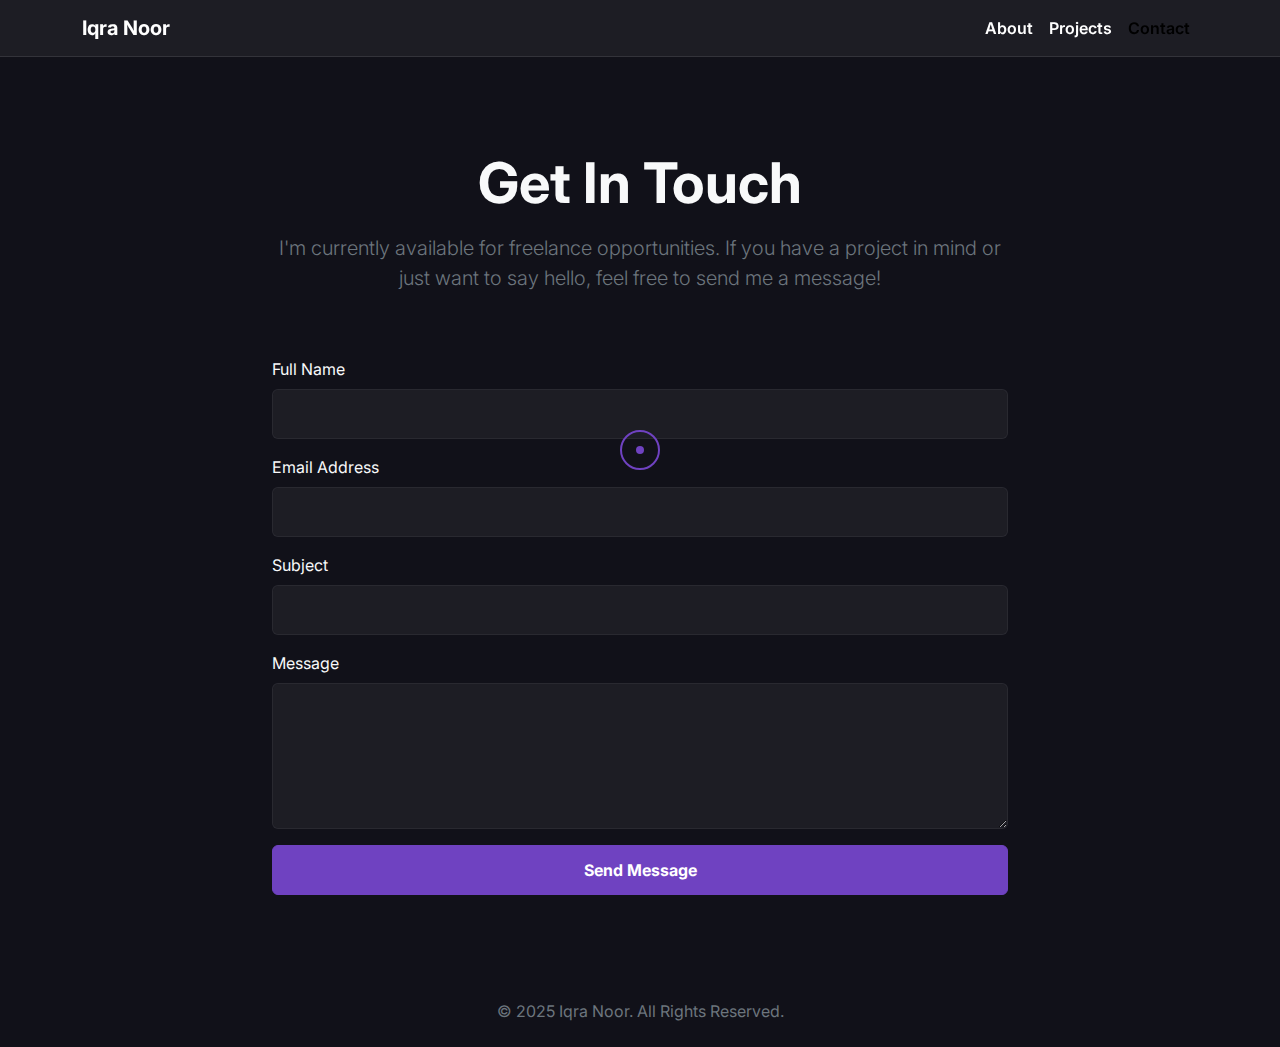
<file: contact.html>
<!DOCTYPE html>
<html lang="en">
<head>
    <meta charset="UTF-8">
    <meta name="viewport" content="width=device-width, initial-scale=1.0">
    <title>Contact - Iqra Noor</title>
    
    <!-- External Libraries -->
    <link href="https://cdn.jsdelivr.net/npm/bootstrap@5.3.2/dist/css/bootstrap.min.css" rel="stylesheet">
    <link href="https://fonts.googleapis.com/css2?family=Inter:wght@300;400;600;700;900&display=swap" rel="stylesheet">

    <!-- CSS Code (Internal Stylesheet) -->
    <style>
        :root {
            --bg-dark: #111119;
            --primary-color: #6f42c1;
            --glass-bg: rgba(255, 255, 255, 0.05);
            --border-color: rgba(255, 255, 255, 0.1);
        }

        body {
            background-color: var(--bg-dark);
            color: #f8f9fa;
            font-family: 'Inter', sans-serif;
            cursor: none;
            overflow-x: hidden;
        }

        /* Custom Cursor */
        .cursor-dot, .cursor-outline {
            pointer-events: none; position: fixed; top: 50%; left: 50%; transform: translate(-50%, -50%); border-radius: 50%; z-index: 9999; opacity: 0; transition: opacity 0.3s ease-in-out, transform 0.2s ease-in-out;
        }
        .cursor-dot { width: 8px; height: 8px; background-color: var(--primary-color); }
        .cursor-outline { width: 40px; height: 40px; border: 2px solid var(--primary-color); }
        body:hover .cursor-dot, body:hover .cursor-outline { opacity: 1; }

        /* Glassmorphism Navbar */
        .navbar { background: var(--glass-bg); backdrop-filter: blur(10px); border-bottom: 1px solid var(--border-color); }
        .navbar .navbar-brand, .navbar .nav-link { color: #fff; font-weight: 600; }
        .navbar .nav-link:hover { color: var(--primary-color); }
        .navbar-toggler { border: none; filter: invert(1); }

        /* Page Header */
        .page-header {
            padding-top: 150px;
            padding-bottom: 80px;
        }

        /* Contact Form Styles */
        .form-control {
            background-color: var(--glass-bg);
            border: 1px solid var(--border-color);
            color: #fff;
            padding: 12px 15px;
        }
        .form-control:focus {
            background-color: var(--glass-bg);
            border-color: var(--primary-color);
            box-shadow: 0 0 0 0.25rem rgba(111, 66, 193, 0.25);
            color: #fff;
        }
        .form-control::placeholder {
            color: #6c757d;
        }

        .btn-primary { background-color: var(--primary-color); border-color: var(--primary-color); padding: 12px 30px; font-weight: bold; transition: transform 0.3s, background-color 0.3s, border-color 0.3s; }
        .btn-primary:hover { transform: scale(1.05); background-color: #5a349c; border-color: #5a349c; }

        /* Responsive Design */
        @media (max-width: 768px) {
            .cursor-dot, .cursor-outline { display: none; }
            body { cursor: auto; }
        }
    </style>
</head>
<body>

    <div class="cursor-dot"></div>
    <div class="cursor-outline"></div>

    <!-- Navbar -->
    <nav class="navbar navbar-expand-lg fixed-top">
        <div class="container">
            <a class="navbar-brand fw-bold" href="index.html">Iqra Noor</a>
            <button class="navbar-toggler" type="button" data-bs-toggle="collapse" data-bs-target="#navbarNav">
                <span class="navbar-toggler-icon"></span>
            </button>
            <div class="collapse navbar-collapse" id="navbarNav">
                <ul class="navbar-nav ms-auto">
                    <li class="nav-item"><a class="nav-link" href="index.html#about">About</a></li>
                    <li class="nav-item"><a class="nav-link" href="index.html#portfolio">Projects</a></li>
                    <li class="nav-item"><a class="nav-link active" href="contact.html">Contact</a></li>
                </ul>
            </div>
        </div>
    </nav>
    
    <!-- Contact Form Section -->
    <section class="page-header">
        <div class="container">
            <div class="row justify-content-center">
                <div class="col-lg-8 text-center">
                    <h1 class="display-4 fw-bold">Get In Touch</h1>
                    <p class="lead text-secondary mt-3">I'm currently available for freelance opportunities. If you have a project in mind or just want to say hello, feel free to send me a message!</p>
                </div>
            </div>
            <div class="row justify-content-center mt-5">
                <div class="col-lg-8">
                    <!-- ****** TO MAKE THIS FORM WORK, USE A SERVICE LIKE FORMSPREE.IO ****** -->
                    <!-- 1. Go to formspree.io and create a new form endpoint. -->
                    <!-- 2. Replace "YOUR_FORMSPREE_ENDPOINT" with your actual endpoint URL. -->
                    <form action="https://formspree.io/f/YOUR_FORMSPREE_ENDPOINT" method="POST">
                        <div class="mb-3">
                            <label for="name" class="form-label">Full Name</label>
                            <input type="text" class="form-control" id="name" name="name" required>
                        </div>
                        <div class="mb-3">
                            <label for="email" class="form-label">Email Address</label>
                            <input type="email" class="form-control" id="email" name="email" required>
                        </div>
                        <div class="mb-3">
                            <label for="subject" class="form-label">Subject</label>
                            <input type="text" class="form-control" id="subject" name="subject" required>
                        </div>
                        <div class="mb-3">
                            <label for="message" class="form-label">Message</label>
                            <textarea class="form-control" id="message" name="message" rows="5" required></textarea>
                        </div>
                        <button type="submit" class="btn btn-primary w-100">Send Message</button>
                    </form>
                </div>
            </div>
        </div>
    </section>

    <!-- Footer -->
    <footer class="py-4 text-center">
        <p class="text-secondary mb-0">&copy; 2025 Iqra Noor. All Rights Reserved.</p>
    </footer>

    <!-- JavaScript Libraries -->
    <script src="https://cdn.jsdelivr.net/npm/bootstrap@5.3.2/dist/js/bootstrap.bundle.min.js"></script>
    
    <!-- Custom JavaScript Code -->
    <script>
        document.addEventListener('DOMContentLoaded', function() {
            // Custom Cursor Logic
            const cursorDot = document.querySelector('.cursor-dot');
            const cursorOutline = document.querySelector('.cursor-outline');
            window.addEventListener('mousemove', function(e) {
                const posX = e.clientX;
                const posY = e.clientY;
                cursorDot.style.left = `${posX}px`;
                cursorDot.style.top = `${posY}px`;
                cursorOutline.animate({ left: `${posX}px`, top: `${posY}px` }, { duration: 500, fill: "forwards" });
            });
        });
    </script>
</body>
</html>
</file>
